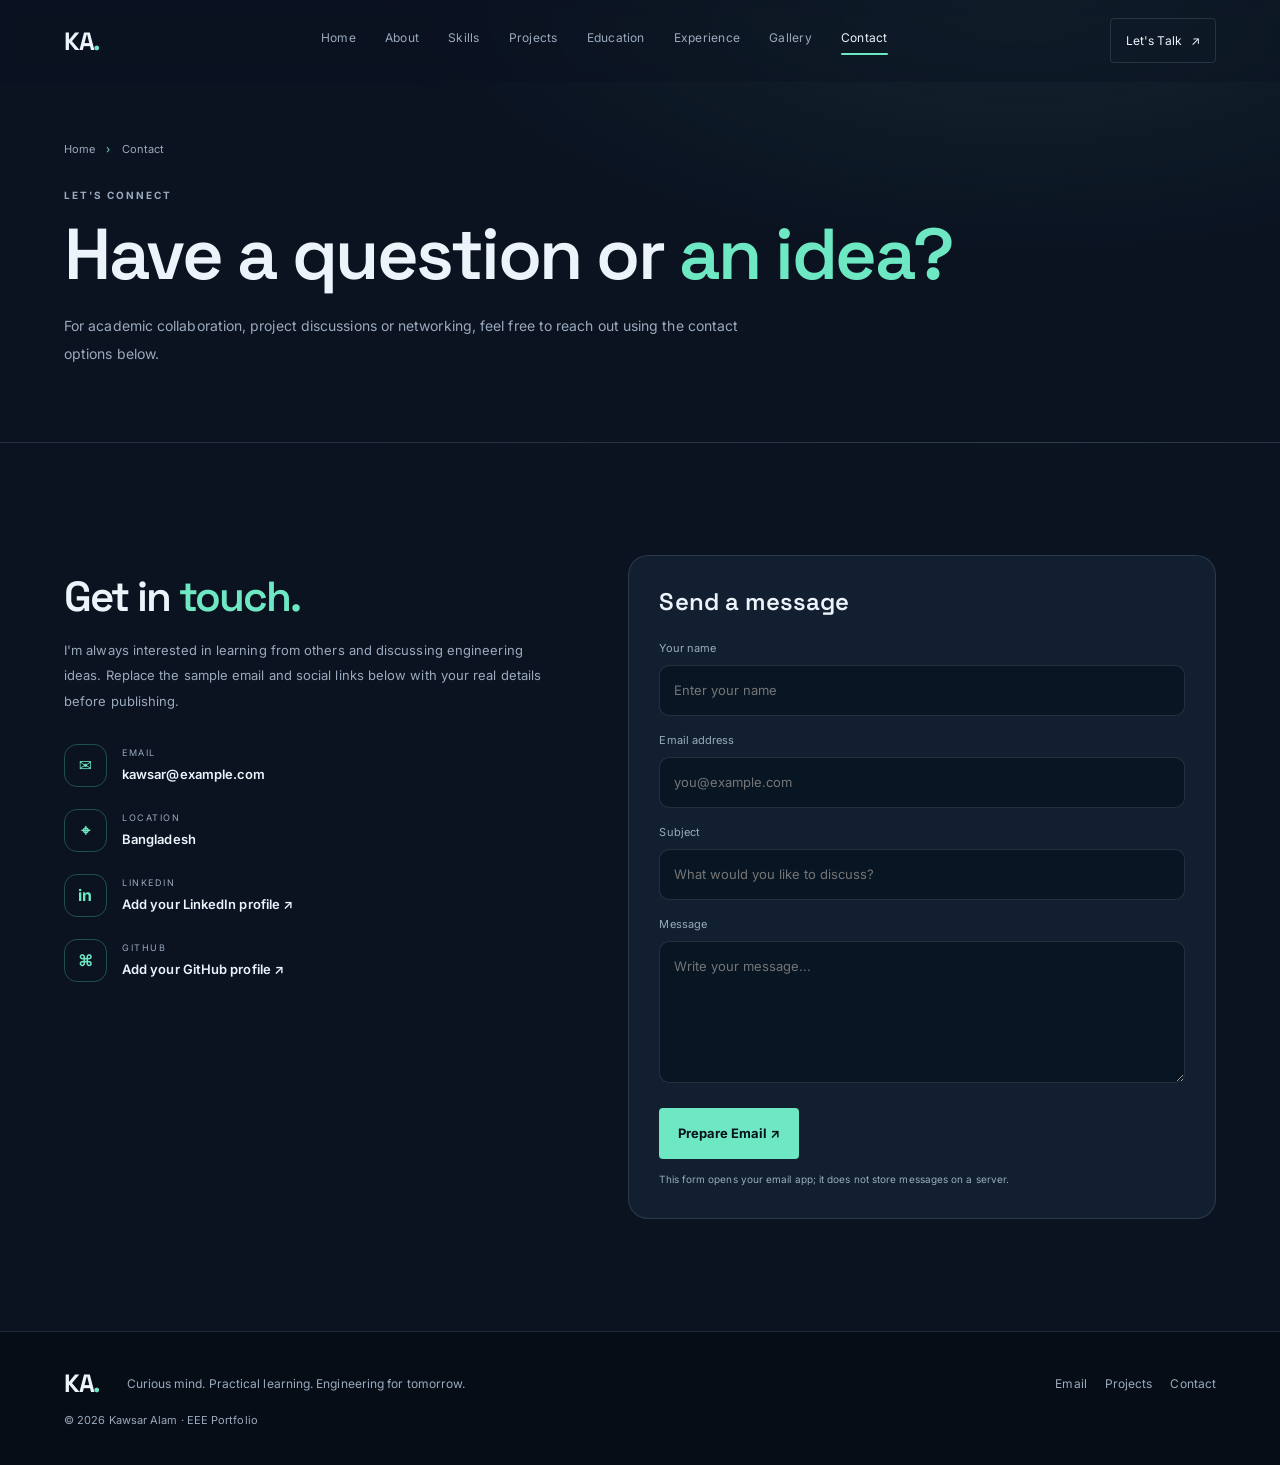
<file: contact.html>
<!DOCTYPE html><html lang="en"><head><meta charset="UTF-8"><meta name="viewport" content="width=device-width, initial-scale=1.0"><meta name="description" content="Contact Kawsar Alam for engineering discussions and collaboration."><meta name="theme-color" content="#07111f"><title>Contact | Kawsar Alam</title><link rel="preconnect" href="https://fonts.googleapis.com"><link rel="preconnect" href="https://fonts.gstatic.com" crossorigin><link href="https://fonts.googleapis.com/css2?family=Inter:wght@400;500;600;700;800&family=Space+Grotesk:wght@500;600;700&display=swap" rel="stylesheet"><link rel="stylesheet" href="style.css"></head><body><div class="progress-bar" id="progressBar"></div><header class="navbar" id="navbar"><a class="logo" href="index.html">KA<span>.</span></a><button class="menu-btn" id="menuBtn" aria-label="Open navigation" aria-expanded="false"><span></span><span></span><span></span></button><nav id="siteNav" aria-label="Primary navigation"><a class="nav-link " href="index.html">Home</a><a class="nav-link " href="about.html">About</a><a class="nav-link " href="skills.html">Skills</a><a class="nav-link " href="projects.html">Projects</a><a class="nav-link " href="education.html">Education</a><a class="nav-link " href="experience.html">Experience</a><a class="nav-link " href="gallery.html">Gallery</a><a class="nav-link active" href="contact.html">Contact</a></nav><a class="nav-cta" href="contact.html">Let's Talk <span>↗</span></a></header><main><section class="page-hero section-pad compact-hero"><div class="breadcrumb">Home <span>›</span> Contact</div><p class="eyebrow">LET'S CONNECT</p><h1>Have a question or <span>an idea?</span></h1><p class="intro">For academic collaboration, project discussions or networking, feel free to reach out using the contact options below.</p></section><section class="section section-pad"><div class="contact-layout"><div class="contact-copy reveal"><h2>Get in <span>touch.</span></h2><p>I'm always interested in learning from others and discussing engineering ideas. Replace the sample email and social links below with your real details before publishing.</p><div class="contact-method"><span class="contact-symbol">✉</span><div><small>EMAIL</small><a href="mailto:kawsar@example.com">kawsar@example.com</a></div></div><div class="contact-method"><span class="contact-symbol">⌖</span><div><small>LOCATION</small><strong>Bangladesh</strong></div></div><div class="contact-method"><span class="contact-symbol">in</span><div><small>LINKEDIN</small><a href="https://www.linkedin.com/" target="_blank" rel="noopener">Add your LinkedIn profile ↗</a></div></div><div class="contact-method"><span class="contact-symbol">⌘</span><div><small>GITHUB</small><a href="https://github.com/" target="_blank" rel="noopener">Add your GitHub profile ↗</a></div></div></div><form class="contact-form reveal reveal-delay" id="contactForm"><h3>Send a message</h3><label for="name">Your name</label><input id="name" name="name" required placeholder="Enter your name"><label for="email">Email address</label><input id="email" name="email" type="email" required placeholder="you@example.com"><label for="subject">Subject</label><input id="subject" name="subject" required placeholder="What would you like to discuss?"><label for="message">Message</label><textarea id="message" name="message" rows="5" required placeholder="Write your message..."></textarea><button class="btn primary" type="submit">Prepare Email ↗</button><p class="form-note" id="formNote">This form opens your email app; it does not store messages on a server.</p></form></div></section></main><footer class="site-footer"><a class="logo" href="index.html">KA<span>.</span></a><p>Curious mind. Practical learning. Engineering for tomorrow.</p><div class="footer-links"><a href="mailto:kawsar@example.com">Email</a><a href="projects.html">Projects</a><a href="contact.html">Contact</a></div><small>© <span id="year"></span> Kawsar Alam · EEE Portfolio</small></footer><script src="script.js"></script></body></html>
</file>
<file: style.css>
/* Kawsar Alam — EEE Portfolio
   Modern dark engineering theme
*/
:root{
  --bg:#07111f;
  --bg-soft:#0b1727;
  --surface:#0f1d2d;
  --surface-2:#132338;
  --text:#f5f8fc;
  --muted:#9baabd;
  --line:rgba(255,255,255,.10);
  --accent:#54e1b8;
  --accent-2:#67a8ff;
  --shadow:0 25px 80px rgba(0,0,0,.28);
  --radius:24px;
  --max:1180px;
}
*{box-sizing:border-box;margin:0;padding:0}
html{scroll-behavior:smooth}
body{
  font-family:Inter,system-ui,sans-serif;
  background:var(--bg);color:var(--text);line-height:1.65;
  overflow-x:hidden;
}
body:before{
  content:"";position:fixed;inset:0;pointer-events:none;opacity:.16;
  background-image:radial-gradient(rgba(255,255,255,.18) .6px,transparent .6px);
  background-size:18px 18px;z-index:-1;
}
a{color:inherit;text-decoration:none}
button{font:inherit}
.progress-bar{position:fixed;top:0;left:0;height:3px;width:0;background:var(--accent);z-index:1000}
.navbar{
  position:fixed;top:0;left:0;right:0;height:78px;padding:0 5%;
  display:flex;align-items:center;justify-content:space-between;z-index:100;
  border-bottom:1px solid transparent;transition:.3s ease;
}
.navbar.scrolled{background:rgba(7,17,31,.84);backdrop-filter:blur(18px);border-color:var(--line)}
.logo{font:700 27px "Space Grotesk",sans-serif;letter-spacing:-1px}
.logo span,.section-heading span,.hero h1 span,.learning-card h2 span,.contact-copy h2 span{color:var(--accent)}
.navbar nav{display:flex;gap:32px}
.nav-link{font-size:13px;color:var(--muted);transition:.2s}
.nav-link:hover,.nav-link.active{color:var(--text)}
.nav-link.active:after{content:"";display:block;height:2px;background:var(--accent);margin-top:5px;border-radius:2px}
.nav-cta{font-size:13px;border:1px solid var(--line);padding:10px 16px;border-radius:999px;transition:.25s}
.nav-cta:hover{border-color:var(--accent);color:var(--accent)}
.nav-cta span{margin-left:6px}
.menu-btn{display:none;background:none;border:0;color:var(--text);width:34px}
.menu-btn span{display:block;height:2px;background:currentColor;margin:6px 0;border-radius:3px}
.section-pad{padding:110px max(5%,calc((100vw - var(--max))/2))}
.hero{min-height:760px;display:grid;grid-template-columns:1.15fr .85fr;align-items:center;gap:50px;position:relative;padding-top:145px}
.hero-bg-grid{position:absolute;inset:78px 0 0;background-image:linear-gradient(var(--line) 1px,transparent 1px),linear-gradient(90deg,var(--line) 1px,transparent 1px);background-size:75px 75px;mask-image:linear-gradient(to bottom,rgba(0,0,0,.55),transparent 90%);opacity:.35}
.hero-glow{position:absolute;width:380px;height:380px;border-radius:50%;filter:blur(90px);opacity:.13;pointer-events:none}
.glow-one{background:var(--accent);right:7%;top:15%}.glow-two{background:var(--accent-2);left:-10%;bottom:5%}
.eyebrow{font-size:11px;text-transform:uppercase;letter-spacing:2.2px;color:var(--muted);font-weight:700}
.eyebrow-dot{display:inline-block;width:7px;height:7px;border-radius:50%;background:var(--accent);margin-right:9px;box-shadow:0 0 16px var(--accent)}
.hero h1{font:600 clamp(43px,6vw,76px)/1.04 "Space Grotesk",sans-serif;letter-spacing:-3px;margin:22px 0}
.hero h1 strong{font-weight:600;color:#b8c4d3}
.intro{max-width:680px;color:var(--muted);font-size:16px}
.buttons{display:flex;gap:12px;margin-top:30px}
.btn{display:inline-flex;align-items:center;gap:10px;padding:13px 20px;border-radius:10px;font-size:13px;font-weight:700;transition:.25s}
.btn.primary{background:var(--accent);color:#06131a}
.btn.primary:hover{transform:translateY(-3px);box-shadow:0 12px 35px rgba(84,225,184,.18)}
.btn.secondary{border:1px solid var(--line);color:var(--text)}
.btn.secondary:hover{border-color:var(--accent);color:var(--accent)}
.hero-meta{display:flex;gap:35px;margin-top:45px}
.hero-meta div{display:flex;flex-direction:column}
.hero-meta strong{font:700 15px "Space Grotesk",sans-serif}.hero-meta span{font-size:11px;color:var(--muted);text-transform:uppercase;letter-spacing:1px}
.hero-visual{min-height:470px;position:relative;display:grid;place-items:center}
.circuit-card{
  width:min(390px,80vw);height:390px;border:1px solid var(--line);border-radius:35px;
  background:linear-gradient(145deg,rgba(19,35,56,.96),rgba(8,20,34,.88));
  box-shadow:var(--shadow);position:relative;overflow:hidden;display:grid;place-items:center;
  transform:rotate(2deg);
}
.circuit-lines{position:absolute;inset:0;background-image:linear-gradient(90deg,transparent 49%,rgba(84,225,184,.12) 50%,transparent 51%),linear-gradient(transparent 49%,rgba(84,225,184,.12) 50%,transparent 51%);background-size:52px 52px;opacity:.7}
.profile-placeholder{
  width:160px;height:160px;border-radius:50%;display:grid;place-items:center;z-index:2;
  font:700 58px "Space Grotesk",sans-serif;color:var(--accent);
  border:1px solid rgba(84,225,184,.45);background:rgba(84,225,184,.08);
  box-shadow:0 0 70px rgba(84,225,184,.12)
}
.profile-caption{position:absolute;bottom:27px;left:30px;right:30px;z-index:2;display:flex;justify-content:space-between;align-items:end}
.profile-caption span{font-size:10px;color:var(--muted);max-width:160px;text-transform:uppercase;letter-spacing:1px}
.profile-caption strong{font-size:12px;color:var(--accent)}
.orbit{position:absolute;border:1px dashed rgba(103,168,255,.28);border-radius:50%;transform:rotate(-20deg)}
.orbit-one{width:470px;height:220px}.orbit-two{width:500px;height:300px;transform:rotate(38deg)}
.chip{position:absolute;z-index:3;width:45px;height:45px;border:1px solid var(--line);border-radius:12px;background:var(--surface);display:grid;place-items:center;color:var(--accent)}
.chip-top{top:45px;right:45px}.chip-bottom{bottom:70px;left:35px}
.floating-tag{position:absolute;background:rgba(15,29,45,.9);border:1px solid var(--line);padding:10px 14px;border-radius:10px;font-size:11px;color:#cdd7e3;box-shadow:var(--shadow)}
.tag-one{top:70px;left:0}.tag-two{bottom:75px;right:0}
.stats-strip{border-top:1px solid var(--line);border-bottom:1px solid var(--line);background:rgba(255,255,255,.018)}
.stats-inner{max-width:var(--max);margin:auto;display:grid;grid-template-columns:repeat(4,1fr)}
.stat{padding:27px 30px;border-right:1px solid var(--line);display:flex;gap:12px;align-items:center}
.stat:last-child{border:0}.stat strong{font:700 23px "Space Grotesk",sans-serif;color:var(--accent)}.stat span{font-size:11px;color:var(--muted);text-transform:uppercase;letter-spacing:1px}
.section-heading{max-width:760px;margin-bottom:55px}.section-heading h2{font:600 clamp(34px,5vw,54px)/1.08 "Space Grotesk",sans-serif;letter-spacing:-2px;margin:13px 0}.section-heading>p:last-child{color:var(--muted);max-width:600px}
.about-grid{display:grid;grid-template-columns:1fr 1fr;gap:75px;align-items:start}
.about-copy{position:relative;padding-left:75px}.number-mark{position:absolute;left:0;top:4px;color:var(--accent);font:700 13px "Space Grotesk"}
.about-copy p{color:var(--muted);font-size:15px}.about-copy .lead{font-size:21px;color:var(--text);line-height:1.55;margin-bottom:20px}
.quote-card{margin-top:32px;padding:22px;border-left:2px solid var(--accent);background:rgba(84,225,184,.04);display:flex;gap:12px}.quote-card span{font:700 35px Georgia;color:var(--accent)}.quote-card p{font-size:13px;color:#c9d2de}
.info-panel{border:1px solid var(--line);border-radius:var(--radius);overflow:hidden;background:rgba(255,255,255,.025)}
.panel-title{padding:22px 24px;border-bottom:1px solid var(--line);display:flex;justify-content:space-between;font:600 15px "Space Grotesk"}.panel-title span{color:var(--accent)}
.info-row{padding:19px 24px;border-bottom:1px solid var(--line);display:grid;grid-template-columns:115px 1fr;gap:20px}.info-row:last-child{border:0}.info-row span{color:var(--muted);font-size:12px}.info-row strong{font-size:13px;font-weight:600}
.dark-section{background:#091522;border-top:1px solid var(--line);border-bottom:1px solid var(--line)}
.skills-grid{display:grid;grid-template-columns:repeat(4,1fr);gap:14px}
.skill-card{min-height:315px;border:1px solid var(--line);border-radius:20px;padding:27px;position:relative;overflow:hidden;background:rgba(255,255,255,.025);transition:.3s}
.skill-card:hover{transform:translateY(-7px);border-color:rgba(84,225,184,.35);background:rgba(84,225,184,.035)}
.skill-icon{font:700 25px "Space Grotesk";color:var(--accent);height:70px}.skill-number{position:absolute;right:22px;top:25px;color:#4e6075;font-size:11px}.skill-card h3{font:600 20px "Space Grotesk";margin-bottom:12px}.skill-card p{font-size:13px;color:var(--muted)}.skill-tags{position:absolute;bottom:25px;left:27px;display:flex;gap:7px;flex-wrap:wrap}.skill-tags span{border:1px solid var(--line);border-radius:99px;padding:5px 9px;color:#aab8c9;font-size:10px}
.projects-grid{display:grid;grid-template-columns:repeat(3,1fr);gap:18px}
.project-card{border:1px solid var(--line);border-radius:22px;overflow:hidden;background:var(--surface);transition:.3s}.project-card:hover{transform:translateY(-7px);box-shadow:var(--shadow);border-color:rgba(84,225,184,.3)}
.project-visual{height:235px;position:relative;overflow:hidden;background:#0b1727;display:grid;place-items:center}
.project-index{position:absolute;top:17px;left:19px;color:var(--accent);font:700 12px "Space Grotesk";z-index:2}.visual-label{position:absolute;bottom:17px;left:19px;font-size:9px;letter-spacing:2px;color:#8ea0b5}
.visual-machine:before{content:"";position:absolute;width:180px;height:180px;border:1px solid rgba(84,225,184,.22);border-radius:50%;box-shadow:0 0 0 22px rgba(84,225,184,.025),0 0 0 44px rgba(84,225,184,.018)}
.machine-shape{width:100px;height:145px;border:2px solid #64839b;border-radius:14px;z-index:1;display:grid;place-items:center}.machine-shape div{width:62px;height:62px;border:7px dotted var(--accent);border-radius:50%}
.visual-opamp{background:linear-gradient(135deg,#0c1a2c,#101e2f)}.opamp-shape{font:700 50px "Space Grotesk";border:2px solid #7d8da0;clip-path:polygon(0 0,100% 50%,0 100%);width:140px;height:100px;display:grid;place-items:center;padding-right:25px;color:var(--accent)}.opamp-line{position:absolute;width:220px;height:1px;background:rgba(103,168,255,.5);transform:rotate(-18deg)}
.visual-web{background:radial-gradient(circle at 50% 45%,rgba(84,225,184,.13),transparent 42%),#0a1625}.browser-shape{width:200px;height:130px;border:1px solid #61758c;border-radius:12px;position:relative;padding:35px 20px;box-shadow:0 15px 40px rgba(0,0,0,.25)}.browser-shape i{display:inline-block;width:6px;height:6px;background:#6d8197;border-radius:50%;margin-right:4px;position:relative;top:-24px}.browser-shape b{display:block;text-align:center;color:var(--accent);font:700 36px "Space Grotesk"}
.project-content{padding:25px}.project-type{color:var(--accent);font-size:10px;text-transform:uppercase;letter-spacing:1.5px;font-weight:700}.project-content h3{font:600 22px "Space Grotesk";margin:8px 0 10px}.project-content p:not(.project-type){color:var(--muted);font-size:13px}.project-footer{border-top:1px solid var(--line);margin-top:20px;padding-top:15px;display:flex;justify-content:space-between;font-size:11px;color:#8293a7}.project-footer span:last-child{color:var(--accent)}
.alt-section{background:rgba(255,255,255,.018);border-top:1px solid var(--line);border-bottom:1px solid var(--line)}
.timeline{position:relative;max-width:900px;margin:auto}.timeline-line{position:absolute;left:17px;top:5px;bottom:0;width:1px;background:var(--line)}
.timeline-item{position:relative;display:grid;grid-template-columns:180px 1fr;gap:40px;padding:0 0 65px 60px}.timeline-dot{position:absolute;left:10px;top:4px;width:15px;height:15px;border-radius:50%;background:var(--bg);border:3px solid var(--accent);box-shadow:0 0 0 6px rgba(84,225,184,.06)}
.timeline-date{font-size:10px;color:var(--accent);letter-spacing:1.5px;font-weight:700;padding-top:3px}.timeline-content{border:1px solid var(--line);padding:25px;border-radius:18px;background:rgba(255,255,255,.02)}.timeline-kicker{color:var(--muted);font-size:11px;text-transform:uppercase;letter-spacing:1.3px}.timeline-content h3{font:600 22px "Space Grotesk";margin:8px 0}.timeline-content p{color:var(--muted);font-size:13px}.timeline-content span{display:inline-block;margin-top:15px;color:var(--accent);font-size:11px}
.learning-card{border:1px solid var(--line);border-radius:28px;background:linear-gradient(135deg,rgba(84,225,184,.06),rgba(103,168,255,.05));padding:50px;display:grid;grid-template-columns:1fr 1fr;gap:50px;align-items:center}.learning-card h2{font:600 clamp(30px,4vw,46px)/1.1 "Space Grotesk";letter-spacing:-1.5px;margin-top:14px}.learning-list{display:grid;gap:0}.learning-list div{padding:17px 0;border-bottom:1px solid var(--line);font-size:13px}.learning-list span{color:var(--accent);font-size:10px;margin-right:15px}
.contact-section{background:#06101c;border-top:1px solid var(--line)}.contact-grid{display:grid;grid-template-columns:1.15fr .85fr;gap:80px;align-items:center}.contact-copy h2{font:600 clamp(42px,6vw,70px)/1.05 "Space Grotesk";letter-spacing:-2.5px;margin:15px 0}.contact-copy>p:not(.eyebrow){color:var(--muted);max-width:600px}.contact-note{margin-top:28px;font-size:12px;color:#b3c0cf}.contact-note span{color:var(--accent);margin-right:8px}.contact-card{border:1px solid var(--line);border-radius:24px;background:var(--surface);padding:15px}.contact-card-top{padding:18px 17px;display:flex;justify-content:space-between;color:var(--muted);font-size:10px;letter-spacing:1.7px}.contact-card-top strong{font:700 20px "Space Grotesk";color:var(--accent);letter-spacing:-1px}.contact-link{display:flex;justify-content:space-between;align-items:center;padding:20px 17px;border-top:1px solid var(--line);transition:.2s}.contact-link:hover{background:rgba(84,225,184,.04);padding-left:22px}.contact-link span{display:flex;flex-direction:column;font-size:13px}.contact-link small{font-size:9px;text-transform:uppercase;letter-spacing:1.4px;color:var(--muted);margin-bottom:2px}.contact-link b{color:var(--accent)}
footer{border-top:1px solid var(--line);padding:24px 5%;background:#050e18}.footer-inner{max-width:var(--max);margin:auto;display:flex;justify-content:space-between;align-items:center;gap:20px}.footer-inner p{font-size:11px;color:var(--muted);text-align:center}.back-top{width:38px;height:38px;border:1px solid var(--line);border-radius:50%;display:grid;place-items:center;color:var(--accent);transition:.2s}.back-top:hover{border-color:var(--accent);transform:translateY(-3px)}
.reveal{opacity:0;transform:translateY(28px);transition:opacity .7s ease,transform .7s ease}.reveal.visible{opacity:1;transform:none}.reveal-delay{transition-delay:.12s}

@media(max-width:900px){
  .navbar{height:70px;padding:0 6%}.navbar nav{position:absolute;top:70px;left:4%;right:4%;display:none;flex-direction:column;gap:0;background:rgba(7,17,31,.97);backdrop-filter:blur(18px);border:1px solid var(--line);border-radius:16px;padding:10px}.navbar nav.open{display:flex}.nav-link{padding:13px 15px}.nav-link.active:after{display:none}.nav-cta{display:none}.menu-btn{display:block}
  .hero{grid-template-columns:1fr;padding-top:130px;min-height:auto}.hero-visual{min-height:430px}.hero h1{letter-spacing:-2px}
  .stats-inner{grid-template-columns:repeat(2,1fr)}.stat:nth-child(2){border-right:0}.stat:nth-child(-n+2){border-bottom:1px solid var(--line)}
  .about-grid,.contact-grid,.learning-card{grid-template-columns:1fr}.skills-grid{grid-template-columns:repeat(2,1fr)}.projects-grid{grid-template-columns:1fr 1fr}.project-card.featured{grid-column:span 2}
}
@media(max-width:600px){
  .section-pad{padding:82px 6%}.hero{padding-top:110px}.hero h1{font-size:43px}.intro{font-size:14px}.hero-meta{gap:20px}.hero-visual{min-height:350px}.circuit-card{width:300px;height:300px}.profile-placeholder{width:120px;height:120px;font-size:42px}.orbit-one{width:350px;height:170px}.orbit-two{width:360px;height:230px}.floating-tag{display:none}
  .stats-inner{grid-template-columns:1fr 1fr}.stat{padding:20px 14px;display:block}.stat strong{display:block;margin-bottom:3px}
  .section-heading{margin-bottom:38px}.about-copy{padding-left:50px}.info-row{grid-template-columns:1fr;gap:4px}.skills-grid,.projects-grid{grid-template-columns:1fr}.project-card.featured{grid-column:auto}.skill-card{min-height:270px}.timeline-item{grid-template-columns:1fr;gap:8px;padding-left:45px}.timeline-line{left:17px}.timeline-dot{left:10px}
  .learning-card{padding:30px 24px;gap:30px}.contact-grid{gap:40px}.footer-inner{flex-wrap:wrap}.footer-inner p{order:3;width:100%}
}
@media(prefers-reduced-motion:reduce){html{scroll-behavior:auto}.reveal{opacity:1;transform:none;transition:none}.btn,.skill-card,.project-card{transition:none}}

/* Professional refinement layer */
:root{--bg:#0b1220;--bg-soft:#0e1929;--surface:#111f31;--surface-2:#16263a;--text:#edf3fa;--muted:#9aaabd;--line:rgba(198,215,234,.14);--accent:#6ee7c3;--accent-2:#74a7ff;--max:1160px}
body{background:#0b1220;line-height:1.75;letter-spacing:.005em}
body:before{opacity:.09;background-size:20px 20px}
.navbar{height:82px;padding-inline:max(5%,calc((100vw - 1280px)/2));background:rgba(11,18,32,.38);backdrop-filter:blur(8px)}
.navbar.scrolled{background:rgba(11,18,32,.92);border-color:var(--line)}
.logo{font-family:"Space Grotesk",sans-serif;letter-spacing:-1.5px;font-size:25px}
.navbar nav{gap:29px}.nav-link{font-size:12px;letter-spacing:.02em}
.nav-cta{border-radius:4px;padding:11px 15px;font-size:12px}
.section-pad{padding-block:112px}
.hero{min-height:790px;padding-top:145px;gap:65px}
.hero h1{font-size:clamp(52px,6.6vw,82px);letter-spacing:-4px;line-height:1.03}
.hero h1 strong{display:inline-block;color:#b9c8d8;font-size:.53em;letter-spacing:-1.4px;line-height:1.35;margin-top:10px}
.eyebrow{letter-spacing:2px;font-size:10px}
.intro{font-size:14px;line-height:1.95;max-width:580px}
.btn{border-radius:4px;padding:14px 19px}.btn.primary{background:var(--accent)}
.hero-meta{gap:26px}.hero-meta strong{font-size:13px}.hero-meta span{font-size:9px;letter-spacing:1.3px;margin-top:4px}
.hero-visual{min-height:480px}.circuit-card{border-radius:8px;transform:none;background:linear-gradient(145deg,#142337,#0d1726);border-color:rgba(198,215,234,.18)}
.profile-placeholder{border-radius:8px;font-size:52px;background:rgba(110,231,195,.06);border-color:rgba(110,231,195,.38)}
.orbit{border-color:rgba(116,167,255,.2)}.floating-tag{border-radius:4px;font-size:10px;letter-spacing:.04em}
.stats-strip{background:#0d1726}.stat{padding:25px 26px}.stat strong{color:var(--accent);font-size:22px}.stat span{font-size:9px;letter-spacing:1.3px}
.section-heading{margin-bottom:48px}.section-heading h2{font-size:clamp(33px,4.4vw,50px);letter-spacing:-1.7px;line-height:1.16}.section-heading>p:last-child{font-size:13px;line-height:1.9}
.about-grid{gap:85px}.about-copy .lead{font-size:22px;line-height:1.55}.about-copy>p:not(.lead){font-size:13px;line-height:2}.quote-card{border-radius:0;background:rgba(110,231,195,.035)}
.info-panel,.skill-card,.project-card,.timeline-content{border-radius:7px}.info-row{padding-block:17px}.info-row span{font-size:11px}.info-row strong{font-size:12px;line-height:1.6}
.dark-section,.alt-section{background:#0d1726}.skills-grid{gap:12px}.skill-card{min-height:300px;padding:25px;background:rgba(255,255,255,.018)}.skill-card:hover{transform:translateY(-4px);border-color:rgba(110,231,195,.42)}.skill-icon{color:var(--accent)}.skill-card h3{font-size:17px}.skill-card p{font-size:12px;line-height:1.9}.skill-tags span{font-size:9px;border-radius:3px}
.projects-grid{gap:16px}.project-card{background:#101d2d}.project-card:hover{transform:translateY(-4px);border-color:rgba(110,231,195,.4)}.project-visual{height:220px}.project-content{padding:23px}.project-content h3{font-size:19px}.project-content p:not(.project-type){font-size:12px;line-height:1.9}.project-type{font-size:9px;letter-spacing:1.3px}
.timeline-content{background:rgba(255,255,255,.018)}.timeline-content h3{font-size:19px}.timeline-content p{font-size:12px;line-height:1.8}
.learning-card{border-radius:7px;padding:44px;background:linear-gradient(125deg,rgba(110,231,195,.055),rgba(116,167,255,.035));border-color:var(--line)}.learning-card h2{font-size:clamp(30px,3.7vw,43px);letter-spacing:-1.4px}.learning-list div{font-size:12px}
.contact-section{background:#080f1b}.contact-grid{gap:70px}.contact-copy h2{font-size:clamp(42px,5vw,64px);letter-spacing:-2px}.contact-copy>p:not(.eyebrow){font-size:13px;line-height:1.95}.contact-card{border-radius:7px;background:#101d2d;padding:13px}.contact-link{font-size:12px}.contact-link:hover{background:rgba(110,231,195,.035)}
footer{background:#070d17}.footer-inner p{font-size:10px;letter-spacing:.02em}.back-top{border-radius:4px}
.reveal{transform:translateY(20px)}
@media(max-width:900px){.navbar{height:72px;padding-inline:5%}.hero{padding-top:125px;gap:35px}.section-pad{padding-block:90px}.about-grid{gap:40px}.contact-grid{gap:40px}}
@media(max-width:600px){.section-pad{padding-block:78px}.hero h1{font-size:47px;letter-spacing:-2.5px}.hero h1 strong{font-size:.54em}.hero-meta{gap:18px}.hero-visual{min-height:335px}.circuit-card{width:280px;height:280px}.profile-placeholder{width:115px;height:115px}.section-heading h2{letter-spacing:-1.2px}.learning-card{padding:27px 22px}.contact-grid{gap:32px}}

/* Multi-page portfolio additions */
.hero-photo{width:min(440px,100%);height:430px;object-fit:cover;border-radius:28px;border:1px solid var(--line);box-shadow:var(--shadow);filter:saturate(.88)}.hero-visual{min-height:500px}.photo-label{position:absolute;bottom:20px;left:20px;background:rgba(7,17,31,.88);border:1px solid var(--line);border-radius:12px;padding:12px 16px;font-size:12px;backdrop-filter:blur(12px)}.feature-grid{display:grid;grid-template-columns:repeat(3,minmax(0,1fr));gap:22px}.feature-card{display:flex;flex-direction:column;border:1px solid var(--line);border-radius:20px;overflow:hidden;background:linear-gradient(150deg,rgba(19,35,56,.8),rgba(8,20,34,.95));transition:transform .25s,border-color .25s}.feature-card:hover,.project-card:hover{transform:translateY(-5px);border-color:rgba(84,225,184,.45)}.feature-card>img{width:100%;height:210px;object-fit:cover}.feature-card>div{padding:23px}.card-kicker,.project-type{font-size:10px;letter-spacing:1.5px;color:var(--accent);font-weight:800}.feature-card h3,.project-content h3{font:600 23px 'Space Grotesk',sans-serif;margin:9px 0}.feature-card p,.project-content p{color:var(--muted);font-size:13px}.feature-card b{display:inline-block;color:var(--accent);font-size:12px;margin-top:20px}.split-section{display:grid;grid-template-columns:1fr 1fr;align-items:center;gap:55px}.split-copy h2,.about-copy h2{font:600 clamp(32px,4vw,48px)/1.1 'Space Grotesk',sans-serif;letter-spacing:-1.8px;margin:14px 0 20px}.split-copy h2 span,.about-copy h2 span,.page-hero h1 span,.cta-panel h2 span,.contact-copy h2 span{color:var(--accent)}.split-copy>p:not(.eyebrow){color:var(--muted);max-width:570px}.split-photo{width:100%;height:390px;object-fit:cover;border-radius:22px;border:1px solid var(--line)}.text-link{display:inline-block;color:var(--accent);font-size:13px;font-weight:700;margin-top:20px}.cta-panel{display:flex;align-items:center;justify-content:space-between;gap:25px;padding:35px;border:1px solid rgba(84,225,184,.25);border-radius:22px;background:linear-gradient(110deg,rgba(84,225,184,.08),rgba(103,168,255,.06))}.cta-panel h2{font:600 clamp(27px,4vw,42px)/1.12 'Space Grotesk',sans-serif;margin:10px 0}.cta-panel p:not(.eyebrow){color:var(--muted);font-size:13px}.site-footer{padding:35px 5%;border-top:1px solid var(--line);display:grid;grid-template-columns:auto 1fr auto;gap:12px 28px;align-items:center}.site-footer>p{color:var(--muted);font-size:12px}.site-footer small{grid-column:1/-1;color:var(--muted);font-size:11px}.footer-links{display:flex;gap:18px;font-size:12px;color:var(--muted)}.footer-links a:hover{color:var(--accent)}.page-hero{padding-top:140px;padding-bottom:65px;border-bottom:1px solid var(--line);background:radial-gradient(ellipse at 80% 0,rgba(84,225,184,.09),transparent 45%)}.compact-hero{padding-bottom:75px}.breadcrumb{font-size:11px;color:var(--muted);margin-bottom:28px}.breadcrumb span{color:var(--accent);padding:0 8px}.page-hero h1{font:600 clamp(42px,6vw,72px)/1.05 'Space Grotesk',sans-serif;letter-spacing:-2.5px;margin:12px 0 20px}.page-hero .intro{max-width:720px}.page-hero-grid{display:grid;grid-template-columns:1fr .8fr;gap:50px;align-items:center}.page-hero-photo{width:100%;height:300px;object-fit:cover;border-radius:22px;border:1px solid var(--line)}.value-grid{display:grid;grid-template-columns:repeat(4,1fr);gap:16px}.value-card{padding:25px;border:1px solid var(--line);border-radius:16px;background:rgba(255,255,255,.02)}.value-card>span{color:var(--accent);font:700 12px 'Space Grotesk'}.value-card h3{font:600 17px 'Space Grotesk';margin:20px 0 8px}.value-card p{font-size:12px;color:var(--muted)}.extended-skills{grid-template-columns:repeat(3,minmax(0,1fr))}.sector-image{width:calc(100% + 48px);height:165px;object-fit:cover;margin:-24px -24px 20px;border-bottom:1px solid var(--line)}.skill-card{overflow:hidden}.note-text{font-size:12px;color:var(--muted);margin-top:28px;padding:15px 18px;border-left:2px solid var(--accent);background:rgba(84,225,184,.035)}.project-grid-full{display:grid;grid-template-columns:repeat(2,minmax(0,1fr));gap:25px}.project-card{overflow:hidden;border:1px solid var(--line);border-radius:20px;background:var(--surface);transition:transform .25s,border-color .25s}.project-image{width:100%;height:250px;object-fit:cover;display:block}.project-content{padding:25px}.project-content .text-link{margin-top:22px}.education-layout{display:grid;grid-template-columns:1fr .75fr;gap:50px;align-items:start}.education-photo{width:100%;height:450px;object-fit:cover;border-radius:20px;border:1px solid var(--line)}.timeline{position:relative;padding-left:35px}.timeline:before{content:'';position:absolute;left:8px;top:10px;bottom:10px;width:1px;background:rgba(84,225,184,.4)}.timeline-item{position:relative;padding:0 0 38px 18px}.timeline-dot{position:absolute;left:-33px;top:4px;width:13px;height:13px;border-radius:50%;background:var(--accent);box-shadow:0 0 0 5px rgba(84,225,184,.1)}.timeline-date{font-size:10px;letter-spacing:1.5px;color:var(--accent);font-weight:800;margin-bottom:8px}.timeline-content{padding:22px;border:1px solid var(--line);border-radius:16px;background:rgba(255,255,255,.025)}.timeline-kicker{font-size:10px;text-transform:uppercase;color:var(--muted);letter-spacing:1.2px}.timeline-content h3{font:600 19px 'Space Grotesk';margin:8px 0}.timeline-content p{font-size:13px;color:var(--muted)}.timeline-content span{display:inline-block;margin-top:12px;color:var(--accent);font-size:11px}.vertical-card>img{height:250px}.check-list{list-style:none;margin-top:22px}.check-list li{padding:10px 0;border-bottom:1px solid var(--line);font-size:13px;color:var(--muted)}.check-list li:before{content:'✓';color:var(--accent);margin-right:12px}.gallery-grid{display:grid;grid-template-columns:repeat(3,minmax(0,1fr));grid-auto-rows:220px;gap:18px}.gallery-item{position:relative;border:1px solid var(--line);border-radius:18px;overflow:hidden;background:var(--surface)}.gallery-item.tall{grid-row:span 2}.gallery-item.wide{grid-column:span 2}.gallery-item img{width:100%;height:100%;object-fit:cover;transition:transform .5s;filter:saturate(.85)}.gallery-item:hover img{transform:scale(1.05)}.gallery-item:after{content:'';position:absolute;inset:35% 0 0;background:linear-gradient(transparent,rgba(4,10,19,.92))}.gallery-item figcaption{position:absolute;z-index:1;left:20px;right:20px;bottom:17px;display:flex;flex-direction:column}.gallery-item figcaption strong{font:600 18px 'Space Grotesk'}.gallery-item figcaption span{font-size:11px;color:#c1ccda}.mini-feature{padding:15px;border:1px solid var(--line);border-radius:16px;background:rgba(255,255,255,.02)}.mini-feature img{width:100%;height:150px;object-fit:cover;border-radius:10px;margin-bottom:15px}.mini-feature h3{font:600 17px 'Space Grotesk';margin-bottom:7px}.mini-feature p{font-size:12px;color:var(--muted)}.contact-layout{display:grid;grid-template-columns:.85fr 1fr;gap:65px;align-items:start}.contact-copy h2{font:600 42px 'Space Grotesk';margin-bottom:15px}.contact-copy>p{color:var(--muted);font-size:14px;margin-bottom:30px}.contact-method{display:flex;align-items:center;gap:15px;margin:22px 0}.contact-symbol{width:43px;height:43px;display:grid;place-items:center;border:1px solid rgba(84,225,184,.3);border-radius:13px;color:var(--accent);font-weight:700}.contact-method div{display:flex;flex-direction:column;gap:3px}.contact-method small{font-size:9px;letter-spacing:1.5px;color:var(--muted)}.contact-method a,.contact-method strong{font-size:13px;font-weight:600}.contact-form{padding:30px;border:1px solid var(--line);border-radius:20px;background:var(--surface)}.contact-form h3{font:600 24px 'Space Grotesk';margin-bottom:22px}.contact-form label{display:block;font-size:11px;color:var(--muted);margin:15px 0 7px}.contact-form input,.contact-form textarea{width:100%;padding:13px 14px;border:1px solid var(--line);border-radius:10px;background:#081523;color:var(--text);font:inherit;font-size:13px;outline:none}.contact-form input:focus,.contact-form textarea:focus{border-color:var(--accent)}.contact-form textarea{resize:vertical}.contact-form .btn{border:0;cursor:pointer;margin-top:17px}.form-note{font-size:10px;color:var(--muted);margin-top:12px}.menu-btn{cursor:pointer}
@media(max-width:900px){.navbar nav{gap:13px}.nav-link{font-size:11px}.nav-cta{display:none}.hero{grid-template-columns:1fr .8fr;gap:20px}.feature-grid,.extended-skills{grid-template-columns:repeat(2,minmax(0,1fr))}.value-grid{grid-template-columns:repeat(2,1fr)}.page-hero-grid,.education-layout{gap:28px}.contact-layout{gap:30px}}
@media(max-width:680px){.navbar{height:68px}.menu-btn{display:block;z-index:102}.navbar nav{display:none;position:absolute;top:68px;left:0;right:0;padding:20px 5%;background:rgba(7,17,31,.98);border-bottom:1px solid var(--line);flex-direction:column;gap:17px}.navbar nav.open{display:flex}.nav-link{font-size:14px}.hero{grid-template-columns:1fr;padding-top:120px;min-height:auto}.hero h1{letter-spacing:-1.8px}.hero-visual{min-height:360px;margin-top:10px}.hero-photo{height:330px}.hero-meta{gap:20px}.stats-inner{grid-template-columns:repeat(2,1fr)}.stat{padding:20px 14px;border-bottom:1px solid var(--line)}.section-pad{padding-top:75px;padding-bottom:75px}.feature-grid,.extended-skills,.project-grid-full,.page-hero-grid,.split-section,.education-layout,.contact-layout{grid-template-columns:1fr}.feature-card>img{height:200px}.split-photo{height:280px}.cta-panel{align-items:flex-start;flex-direction:column;padding:25px}.site-footer{grid-template-columns:1fr;gap:10px}.site-footer small{grid-column:auto}.page-hero{padding-top:115px}.page-hero-photo{height:230px}.gallery-grid{grid-template-columns:repeat(2,minmax(0,1fr));grid-auto-rows:170px;gap:12px}.gallery-item.tall{grid-row:span 2}.gallery-item.wide{grid-column:span 2}.project-image{height:210px}.education-photo{height:280px}.contact-form{padding:22px}.about-grid{grid-template-columns:1fr;gap:35px}.about-copy{padding-left:45px}.value-grid{gap:12px}.value-card{padding:18px}.sector-image{height:145px}}
</file>
